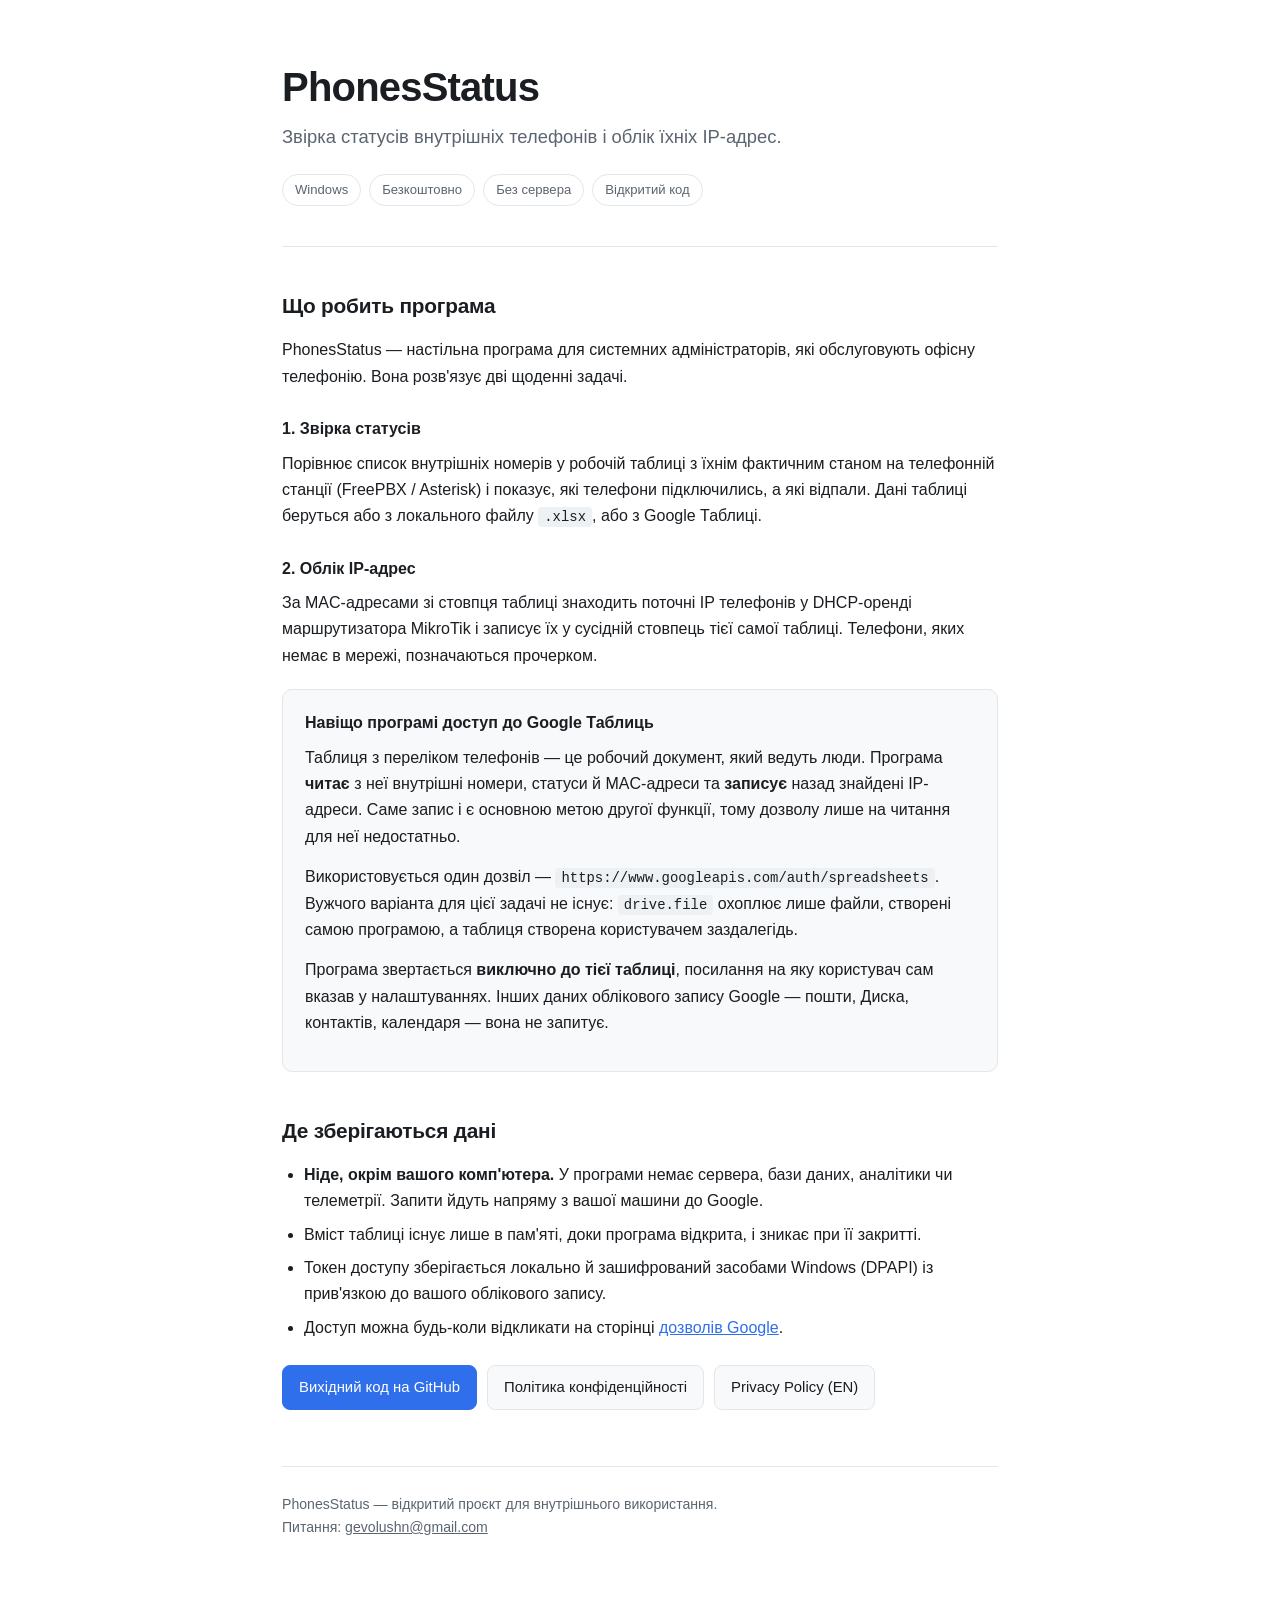
<file: docs/index.html>
<!DOCTYPE html>
<html lang="uk">
<head>
<meta charset="utf-8">
<meta name="viewport" content="width=device-width, initial-scale=1">
<title>PhonesStatus</title>
<meta name="description" content="Windows-програма для звірки статусів внутрішніх телефонів між таблицею та АТС і запису IP-адрес із MikroTik у Google Таблиці.">
<!-- ⬇️ СЮДИ вставити meta-тег верифікації Google Search Console, якщо обереш цей метод -->
<link rel="stylesheet" href="style.css">
</head>
<body>
<div class="wrap">

<header>
  <h1>PhonesStatus</h1>
  <p class="tag">Звірка статусів внутрішніх телефонів і облік їхніх IP-адрес.</p>
  <div class="pills">
    <span class="pill">Windows</span>
    <span class="pill">Безкоштовно</span>
    <span class="pill">Без сервера</span>
    <span class="pill">Відкритий код</span>
  </div>
</header>

<h2>Що робить програма</h2>
<p>
  PhonesStatus — настільна програма для системних адміністраторів, які
  обслуговують офісну телефонію. Вона розв'язує дві щоденні задачі.
</p>

<h3>1. Звірка статусів</h3>
<p>
  Порівнює список внутрішніх номерів у робочій таблиці з їхнім фактичним станом
  на телефонній станції (FreePBX / Asterisk) і показує, які телефони
  підключились, а які відпали. Дані таблиці беруться або з локального файлу
  <code>.xlsx</code>, або з Google Таблиці.
</p>

<h3>2. Облік IP-адрес</h3>
<p>
  За MAC-адресами зі стовпця таблиці знаходить поточні IP телефонів у DHCP-оренді
  маршрутизатора MikroTik і записує їх у сусідній стовпець тієї самої таблиці.
  Телефони, яких немає в мережі, позначаються прочерком.
</p>

<div class="card">
  <h3>Навіщо програмі доступ до Google Таблиць</h3>
  <p>
    Таблиця з переліком телефонів — це робочий документ, який ведуть люди.
    Програма <strong>читає</strong> з неї внутрішні номери, статуси й MAC-адреси
    та <strong>записує</strong> назад знайдені IP-адреси. Саме запис і є основною
    метою другої функції, тому дозволу лише на читання для неї недостатньо.
  </p>
  <p>
    Використовується один дозвіл —
    <code>https://www.googleapis.com/auth/spreadsheets</code>. Вужчого варіанта
    для цієї задачі не існує: <code>drive.file</code> охоплює лише файли,
    створені самою програмою, а таблиця створена користувачем заздалегідь.
  </p>
  <p>
    Програма звертається <strong>виключно до тієї таблиці</strong>, посилання на
    яку користувач сам вказав у налаштуваннях. Інших даних облікового запису
    Google — пошти, Диска, контактів, календаря — вона не запитує.
  </p>
</div>

<h2>Де зберігаються дані</h2>
<ul>
  <li>
    <strong>Ніде, окрім вашого комп'ютера.</strong> У програми немає сервера,
    бази даних, аналітики чи телеметрії. Запити йдуть напряму з вашої машини
    до Google.
  </li>
  <li>
    Вміст таблиці існує лише в пам'яті, доки програма відкрита, і зникає при
    її закритті.
  </li>
  <li>
    Токен доступу зберігається локально й зашифрований засобами Windows (DPAPI)
    із прив'язкою до вашого облікового запису.
  </li>
  <li>
    Доступ можна будь-коли відкликати на сторінці
    <a href="https://myaccount.google.com/permissions">дозволів Google</a>.
  </li>
</ul>

<div class="links">
  <a class="btn primary" href="https://github.com/gevolushn/PhonesStatus">Вихідний код на GitHub</a>
  <a class="btn" href="privacy-uk.html">Політика конфіденційності</a>
  <a class="btn" href="privacy.html">Privacy Policy (EN)</a>
</div>

<footer>
  <p>
    PhonesStatus — відкритий проєкт для внутрішнього використання.<br>
    Питання: <a href="mailto:gevolushn@gmail.com">gevolushn@gmail.com</a>
  </p>
</footer>

</div>
</body>
</html>
</file>
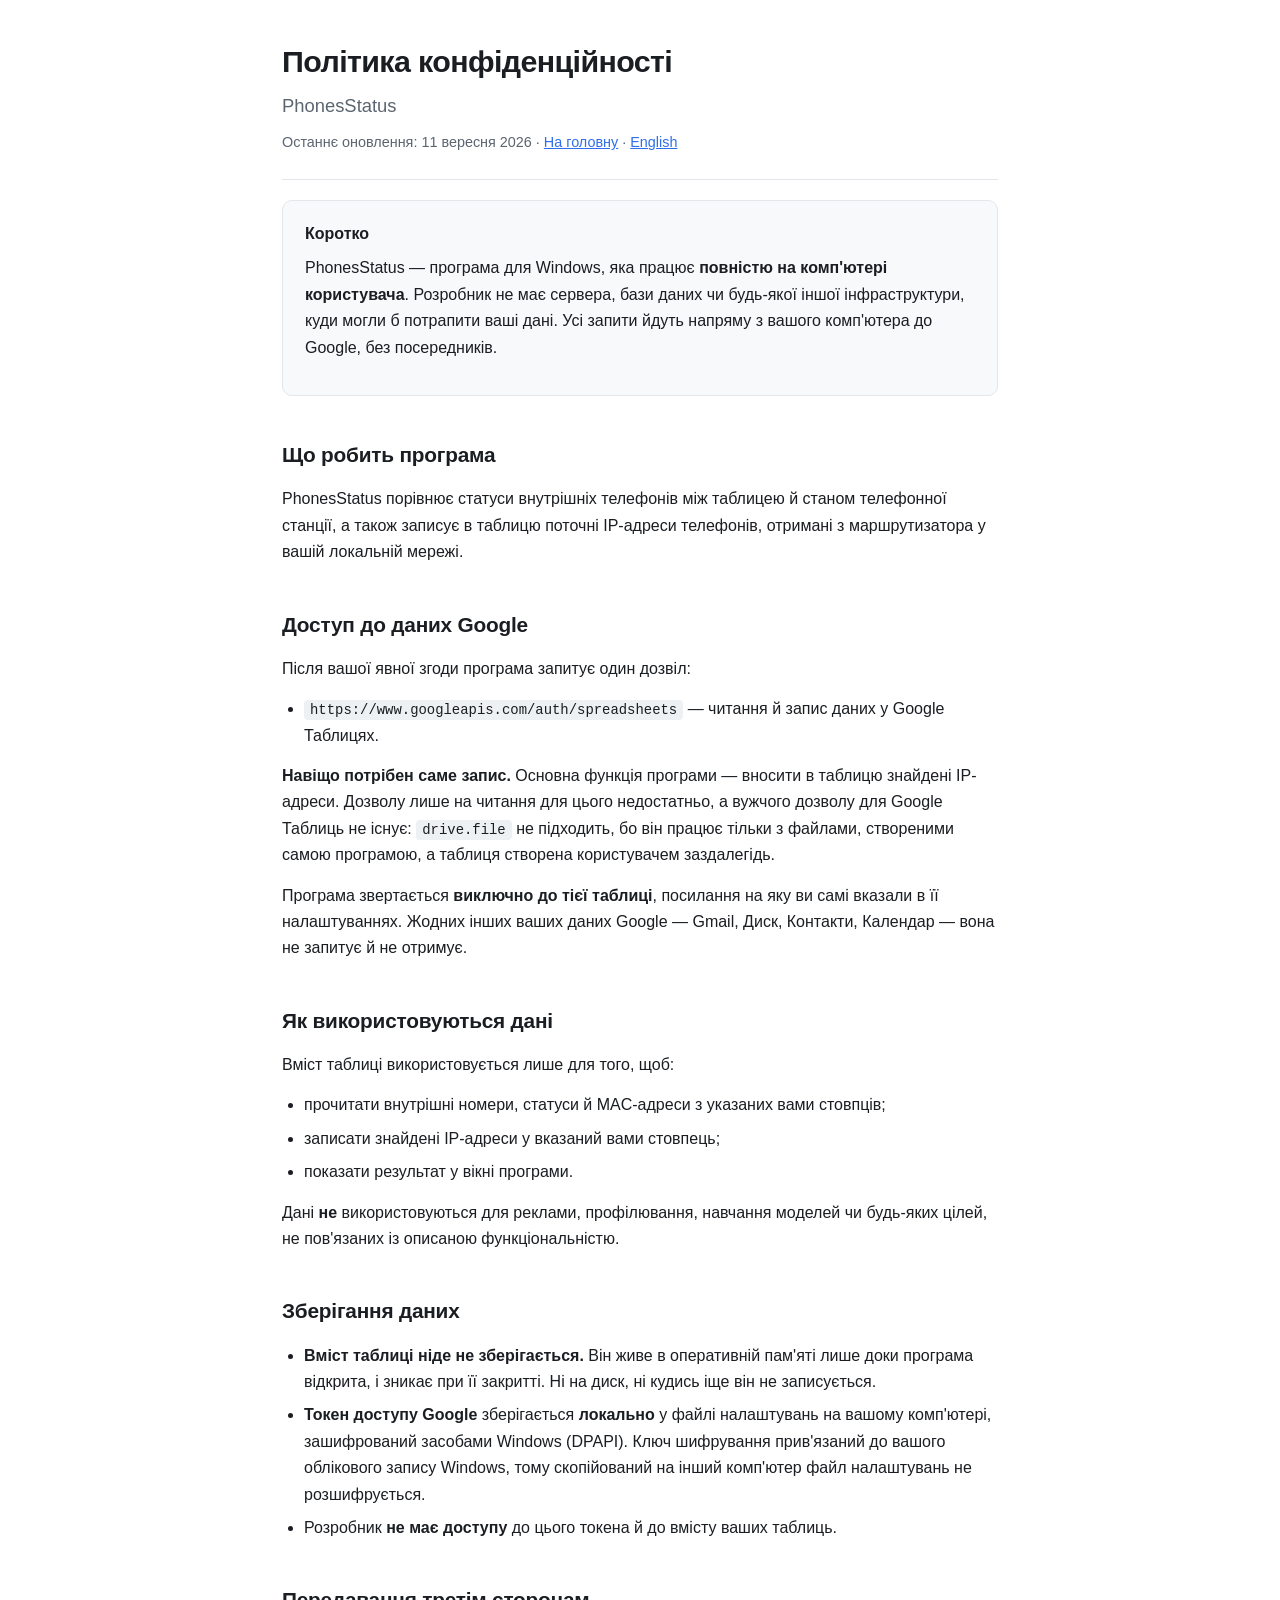
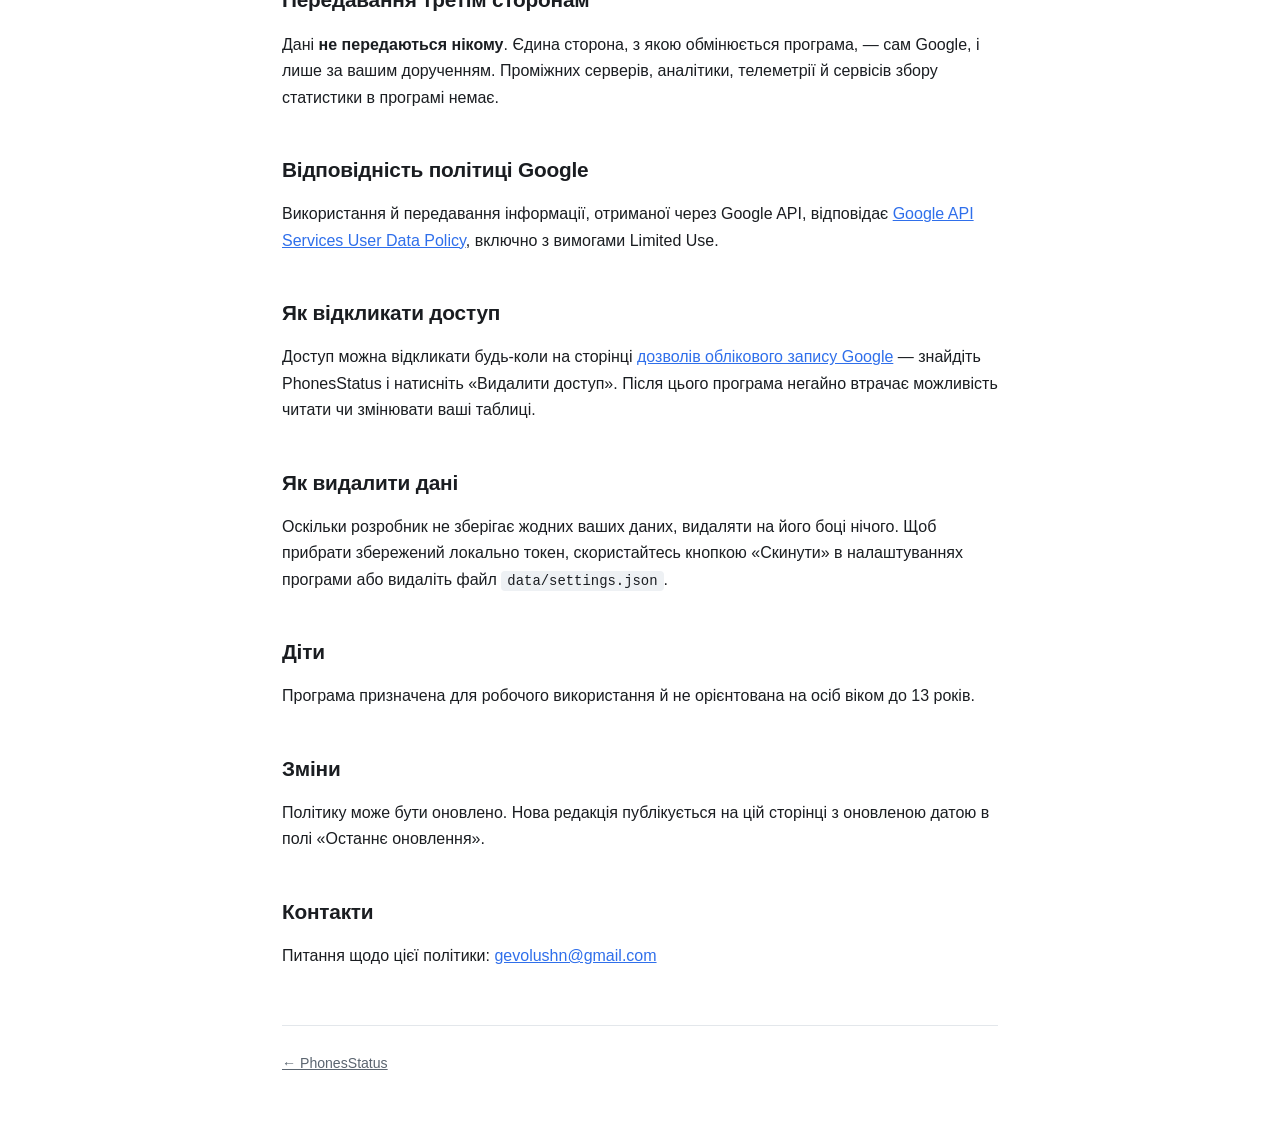
<file: docs/privacy-uk.html>
<!DOCTYPE html>
<html lang="uk">
<head>
<meta charset="utf-8">
<meta name="viewport" content="width=device-width, initial-scale=1">
<title>Політика конфіденційності — PhonesStatus</title>
<meta name="description" content="Політика конфіденційності PhonesStatus: які дані використовує програма, де вони зберігаються і як відкликати доступ.">
<link rel="stylesheet" href="style.css">
</head>
<body>
<div class="wrap">

<header class="slim">
  <h1 class="small">Політика конфіденційності</h1>
  <p class="tag">PhonesStatus</p>
  <p class="meta">
    Останнє оновлення: 11 вересня 2026 ·
    <a href="index.html">На головну</a> ·
    <a href="privacy.html">English</a>
  </p>
</header>

<div class="card">
  <h3>Коротко</h3>
  <p>
    PhonesStatus — програма для Windows, яка працює <strong>повністю на
    комп'ютері користувача</strong>. Розробник не має сервера, бази даних чи
    будь-якої іншої інфраструктури, куди могли б потрапити ваші дані. Усі запити
    йдуть напряму з вашого комп'ютера до Google, без посередників.
  </p>
</div>

<h2>Що робить програма</h2>
<p>
  PhonesStatus порівнює статуси внутрішніх телефонів між таблицею й станом
  телефонної станції, а також записує в таблицю поточні IP-адреси телефонів,
  отримані з маршрутизатора у вашій локальній мережі.
</p>

<h2>Доступ до даних Google</h2>
<p>Після вашої явної згоди програма запитує один дозвіл:</p>
<ul>
  <li>
    <code>https://www.googleapis.com/auth/spreadsheets</code> — читання й запис
    даних у Google Таблицях.
  </li>
</ul>
<p>
  <strong>Навіщо потрібен саме запис.</strong> Основна функція програми —
  вносити в таблицю знайдені IP-адреси. Дозволу лише на читання для цього
  недостатньо, а вужчого дозволу для Google Таблиць не існує:
  <code>drive.file</code> не підходить, бо він працює тільки з файлами,
  створеними самою програмою, а таблиця створена користувачем заздалегідь.
</p>
<p>
  Програма звертається <strong>виключно до тієї таблиці</strong>, посилання на
  яку ви самі вказали в її налаштуваннях. Жодних інших ваших даних Google —
  Gmail, Диск, Контакти, Календар — вона не запитує й не отримує.
</p>

<h2>Як використовуються дані</h2>
<p>Вміст таблиці використовується лише для того, щоб:</p>
<ul>
  <li>прочитати внутрішні номери, статуси й MAC-адреси з указаних вами стовпців;</li>
  <li>записати знайдені IP-адреси у вказаний вами стовпець;</li>
  <li>показати результат у вікні програми.</li>
</ul>
<p>
  Дані <strong>не</strong> використовуються для реклами, профілювання, навчання
  моделей чи будь-яких цілей, не пов'язаних із описаною функціональністю.
</p>

<h2>Зберігання даних</h2>
<ul>
  <li>
    <strong>Вміст таблиці ніде не зберігається.</strong> Він живе в оперативній
    пам'яті лише доки програма відкрита, і зникає при її закритті. Ні на диск,
    ні кудись іще він не записується.
  </li>
  <li>
    <strong>Токен доступу Google</strong> зберігається <strong>локально</strong>
    у файлі налаштувань на вашому комп'ютері, зашифрований засобами Windows
    (DPAPI). Ключ шифрування прив'язаний до вашого облікового запису Windows,
    тому скопійований на інший комп'ютер файл налаштувань не розшифрується.
  </li>
  <li>
    Розробник <strong>не має доступу</strong> до цього токена й до вмісту ваших
    таблиць.
  </li>
</ul>

<h2>Передавання третім сторонам</h2>
<p>
  Дані <strong>не передаються нікому</strong>. Єдина сторона, з якою обмінюється
  програма, — сам Google, і лише за вашим дорученням. Проміжних серверів,
  аналітики, телеметрії й сервісів збору статистики в програмі немає.
</p>

<h2>Відповідність політиці Google</h2>
<p>
  Використання й передавання інформації, отриманої через Google API, відповідає
  <a href="https://developers.google.com/terms/api-services-user-data-policy">Google
  API Services User Data Policy</a>, включно з вимогами Limited Use.
</p>

<h2>Як відкликати доступ</h2>
<p>
  Доступ можна відкликати будь-коли на сторінці
  <a href="https://myaccount.google.com/permissions">дозволів облікового запису
  Google</a> — знайдіть PhonesStatus і натисніть «Видалити доступ». Після цього
  програма негайно втрачає можливість читати чи змінювати ваші таблиці.
</p>

<h2>Як видалити дані</h2>
<p>
  Оскільки розробник не зберігає жодних ваших даних, видаляти на його боці
  нічого. Щоб прибрати збережений локально токен, скористайтесь кнопкою
  «Скинути» в налаштуваннях програми або видаліть файл
  <code>data/settings.json</code>.
</p>

<h2>Діти</h2>
<p>
  Програма призначена для робочого використання й не орієнтована на осіб віком
  до 13 років.
</p>

<h2>Зміни</h2>
<p>
  Політику може бути оновлено. Нова редакція публікується на цій сторінці з
  оновленою датою в полі «Останнє оновлення».
</p>

<h2>Контакти</h2>
<p>
  Питання щодо цієї політики:
  <a href="mailto:gevolushn@gmail.com">gevolushn@gmail.com</a>
</p>

<footer>
  <p><a href="index.html">← PhonesStatus</a></p>
</footer>

</div>
</body>
</html>
</file>
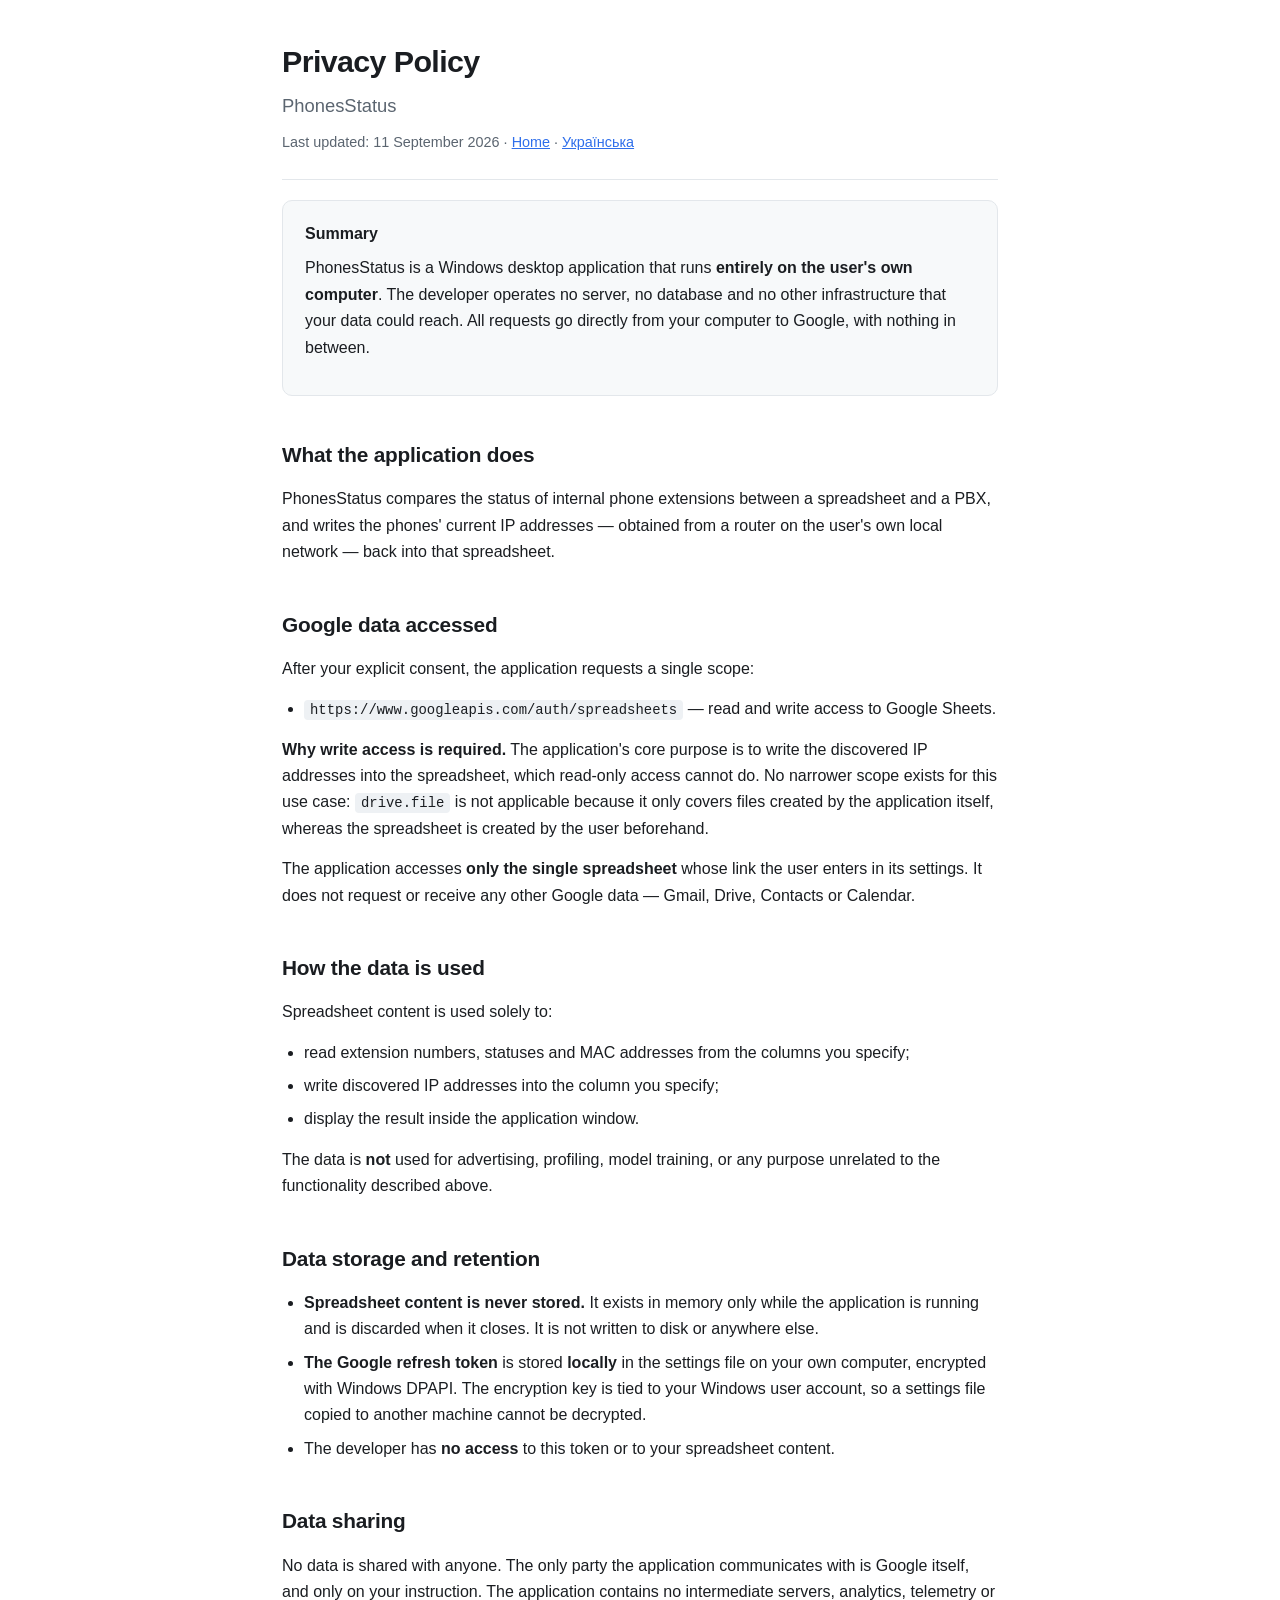
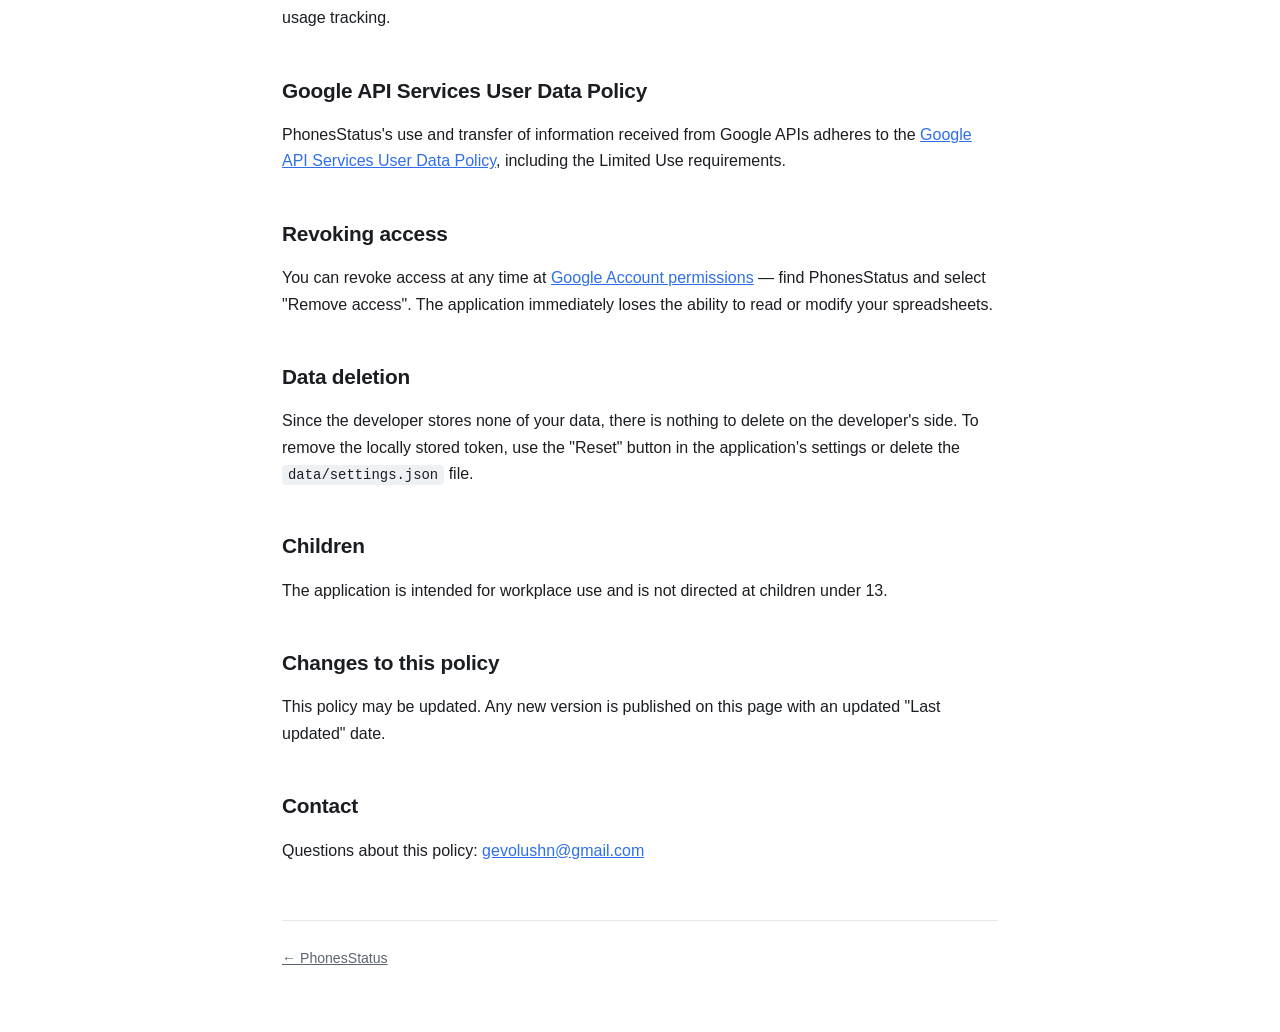
<file: docs/privacy.html>
<!DOCTYPE html>
<html lang="en">
<head>
<meta charset="utf-8">
<meta name="viewport" content="width=device-width, initial-scale=1">
<title>Privacy Policy — PhonesStatus</title>
<meta name="description" content="PhonesStatus privacy policy: what data the application accesses, where it is stored, and how to revoke access.">
<link rel="stylesheet" href="style.css">
</head>
<body>
<div class="wrap">

<header class="slim">
  <h1 class="small">Privacy Policy</h1>
  <p class="tag">PhonesStatus</p>
  <p class="meta">
    Last updated: 11 September 2026 ·
    <a href="index.html">Home</a> ·
    <a href="privacy-uk.html">Українська</a>
  </p>
</header>

<div class="card">
  <h3>Summary</h3>
  <p>
    PhonesStatus is a Windows desktop application that runs <strong>entirely on
    the user's own computer</strong>. The developer operates no server, no
    database and no other infrastructure that your data could reach. All requests
    go directly from your computer to Google, with nothing in between.
  </p>
</div>

<h2>What the application does</h2>
<p>
  PhonesStatus compares the status of internal phone extensions between a
  spreadsheet and a PBX, and writes the phones' current IP addresses — obtained
  from a router on the user's own local network — back into that spreadsheet.
</p>

<h2>Google data accessed</h2>
<p>After your explicit consent, the application requests a single scope:</p>
<ul>
  <li>
    <code>https://www.googleapis.com/auth/spreadsheets</code> — read and write
    access to Google Sheets.
  </li>
</ul>
<p>
  <strong>Why write access is required.</strong> The application's core purpose
  is to write the discovered IP addresses into the spreadsheet, which read-only
  access cannot do. No narrower scope exists for this use case:
  <code>drive.file</code> is not applicable because it only covers files created
  by the application itself, whereas the spreadsheet is created by the user
  beforehand.
</p>
<p>
  The application accesses <strong>only the single spreadsheet</strong> whose
  link the user enters in its settings. It does not request or receive any other
  Google data — Gmail, Drive, Contacts or Calendar.
</p>

<h2>How the data is used</h2>
<p>Spreadsheet content is used solely to:</p>
<ul>
  <li>read extension numbers, statuses and MAC addresses from the columns you specify;</li>
  <li>write discovered IP addresses into the column you specify;</li>
  <li>display the result inside the application window.</li>
</ul>
<p>
  The data is <strong>not</strong> used for advertising, profiling, model
  training, or any purpose unrelated to the functionality described above.
</p>

<h2>Data storage and retention</h2>
<ul>
  <li>
    <strong>Spreadsheet content is never stored.</strong> It exists in memory
    only while the application is running and is discarded when it closes. It is
    not written to disk or anywhere else.
  </li>
  <li>
    <strong>The Google refresh token</strong> is stored <strong>locally</strong>
    in the settings file on your own computer, encrypted with Windows DPAPI. The
    encryption key is tied to your Windows user account, so a settings file
    copied to another machine cannot be decrypted.
  </li>
  <li>
    The developer has <strong>no access</strong> to this token or to your
    spreadsheet content.
  </li>
</ul>

<h2>Data sharing</h2>
<p>
  No data is shared with anyone. The only party the application communicates with
  is Google itself, and only on your instruction. The application contains no
  intermediate servers, analytics, telemetry or usage tracking.
</p>

<h2>Google API Services User Data Policy</h2>
<p>
  PhonesStatus's use and transfer of information received from Google APIs
  adheres to the
  <a href="https://developers.google.com/terms/api-services-user-data-policy">Google
  API Services User Data Policy</a>, including the Limited Use requirements.
</p>

<h2>Revoking access</h2>
<p>
  You can revoke access at any time at
  <a href="https://myaccount.google.com/permissions">Google Account
  permissions</a> — find PhonesStatus and select "Remove access". The
  application immediately loses the ability to read or modify your spreadsheets.
</p>

<h2>Data deletion</h2>
<p>
  Since the developer stores none of your data, there is nothing to delete on the
  developer's side. To remove the locally stored token, use the "Reset" button in
  the application's settings or delete the <code>data/settings.json</code> file.
</p>

<h2>Children</h2>
<p>
  The application is intended for workplace use and is not directed at children
  under 13.
</p>

<h2>Changes to this policy</h2>
<p>
  This policy may be updated. Any new version is published on this page with an
  updated "Last updated" date.
</p>

<h2>Contact</h2>
<p>
  Questions about this policy:
  <a href="mailto:gevolushn@gmail.com">gevolushn@gmail.com</a>
</p>

<footer>
  <p><a href="index.html">← PhonesStatus</a></p>
</footer>

</div>
</body>
</html>
</file>
<file: docs/style.css>
/* Спільний стиль сторінок PhonesStatus. Без зовнішніх залежностей і шрифтів:
   сторінка має відкриватись однаково швидко й офлайн. */
:root{
  --bg:#ffffff; --fg:#1a1d21; --dim:#5b6570; --line:#e3e7eb;
  --card:#f7f9fa; --accent:#2f6feb; --code:#eef1f4;
}
@media (prefers-color-scheme:dark){
  :root{
    --bg:#16191d; --fg:#e6e9ec; --dim:#98a2ad; --line:#2a2f36;
    --card:#1d2126; --accent:#6ea0ff; --code:#22272d;
  }
}
*{box-sizing:border-box}
body{
  margin:0; background:var(--bg); color:var(--fg);
  font:16px/1.65 -apple-system,"Segoe UI",Roboto,Arial,sans-serif;
  -webkit-font-smoothing:antialiased;
}
.wrap{max-width:760px; margin:0 auto; padding:0 22px}
header{padding:64px 0 40px; border-bottom:1px solid var(--line)}
header.slim{padding:44px 0 24px}
h1{font-size:2.5rem; line-height:1.15; margin:0 0 12px; letter-spacing:-.02em}
h1.small{font-size:1.9rem}
.tag{font-size:1.15rem; color:var(--dim); margin:0}
.meta{font-size:.9rem; color:var(--dim); margin:10px 0 0}
.pills{margin-top:22px; display:flex; flex-wrap:wrap; gap:8px}
.pill{
  font-size:.82rem; color:var(--dim); border:1px solid var(--line);
  border-radius:999px; padding:4px 12px;
}
h2{font-size:1.3rem; margin:42px 0 14px; letter-spacing:-.01em}
h3{font-size:1rem; margin:26px 0 8px}
p{margin:0 0 14px}
ul{margin:0 0 14px; padding-left:22px}
li{margin-bottom:7px}
a{color:var(--accent)}
code{
  background:var(--code); padding:2px 6px; border-radius:4px;
  font:.87em/1 ui-monospace,Consolas,monospace;
  overflow-wrap:anywhere;
}
.card{
  background:var(--card); border:1px solid var(--line);
  border-radius:10px; padding:20px 22px; margin:20px 0;
}
.card h3{margin-top:0}
.links{display:flex; flex-wrap:wrap; gap:10px; margin:24px 0 0}
.btn{
  display:inline-block; text-decoration:none; font-size:.93rem;
  border:1px solid var(--line); border-radius:8px; padding:9px 16px;
  color:var(--fg); background:var(--card);
}
.btn.primary{background:var(--accent); border-color:var(--accent); color:#fff}
footer{
  margin-top:56px; padding:26px 0 48px; border-top:1px solid var(--line);
  color:var(--dim); font-size:.88rem;
}
footer a{color:var(--dim)}
</file>
